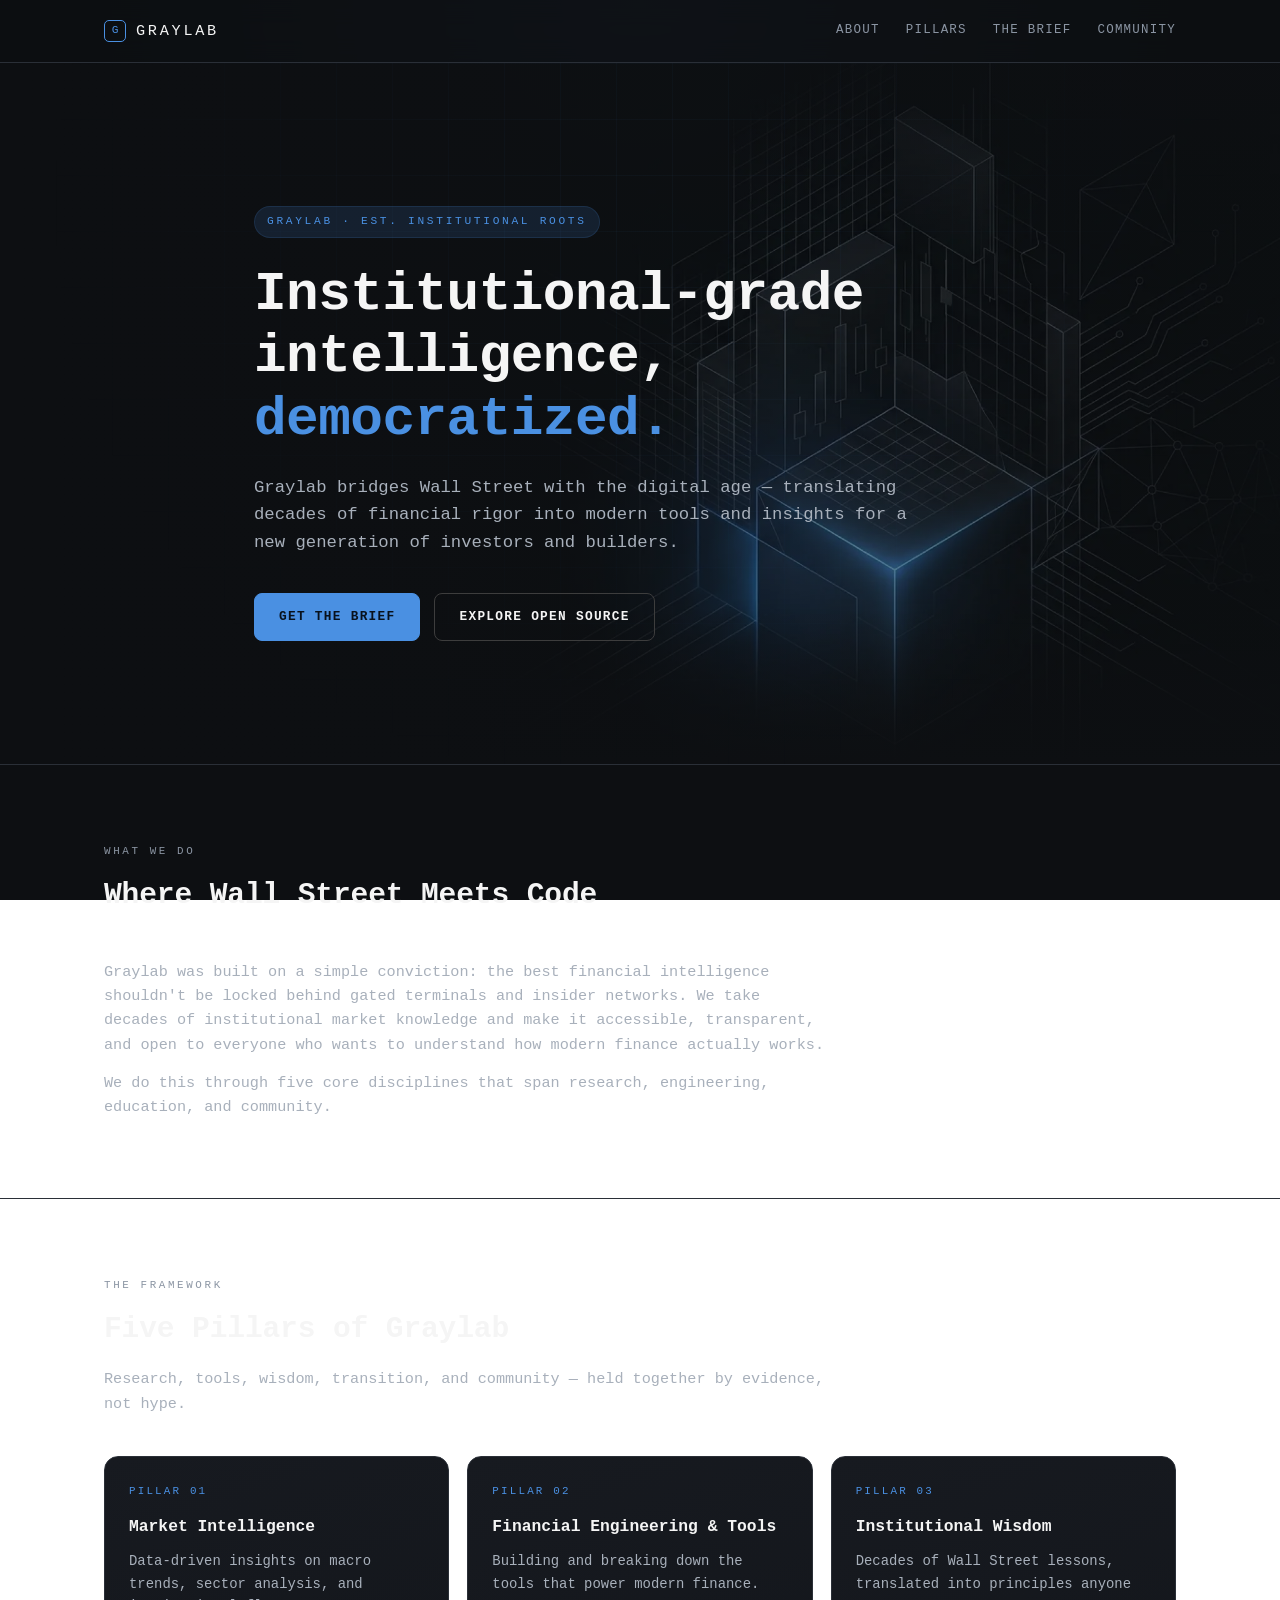
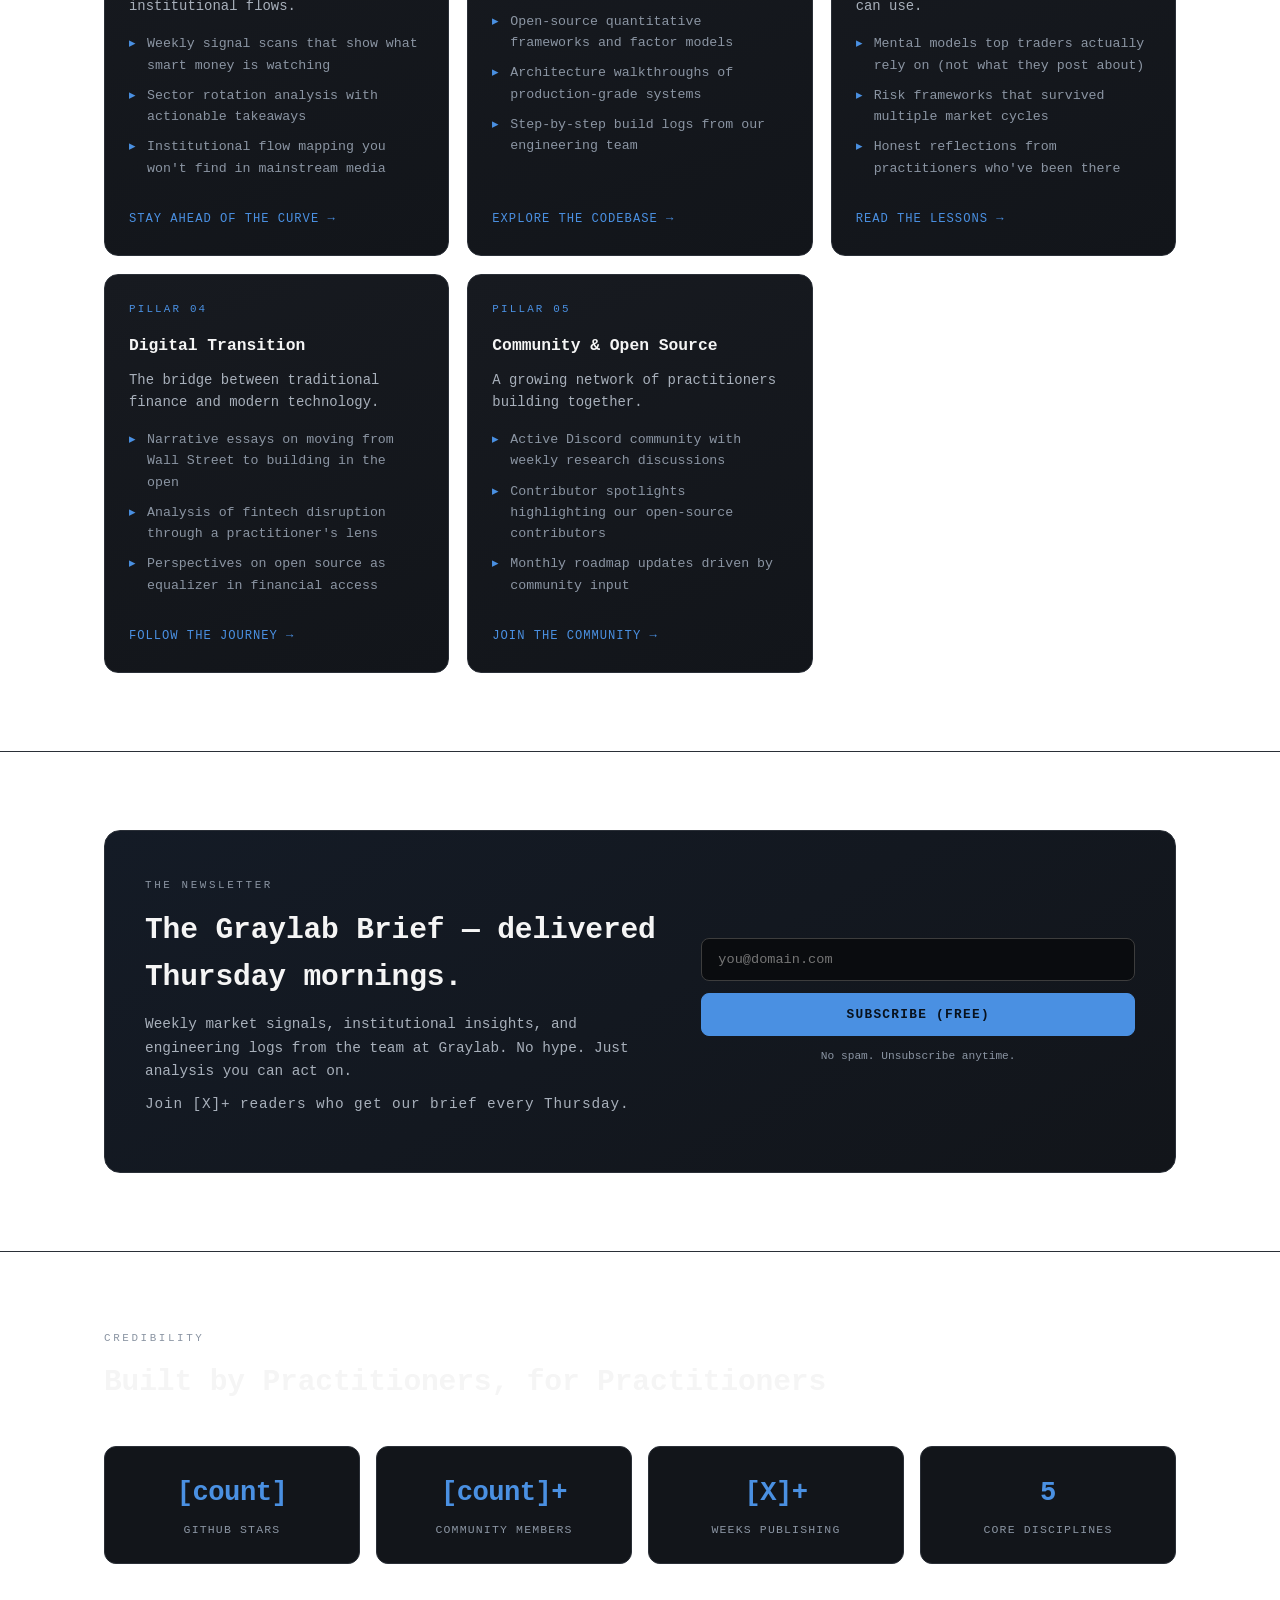
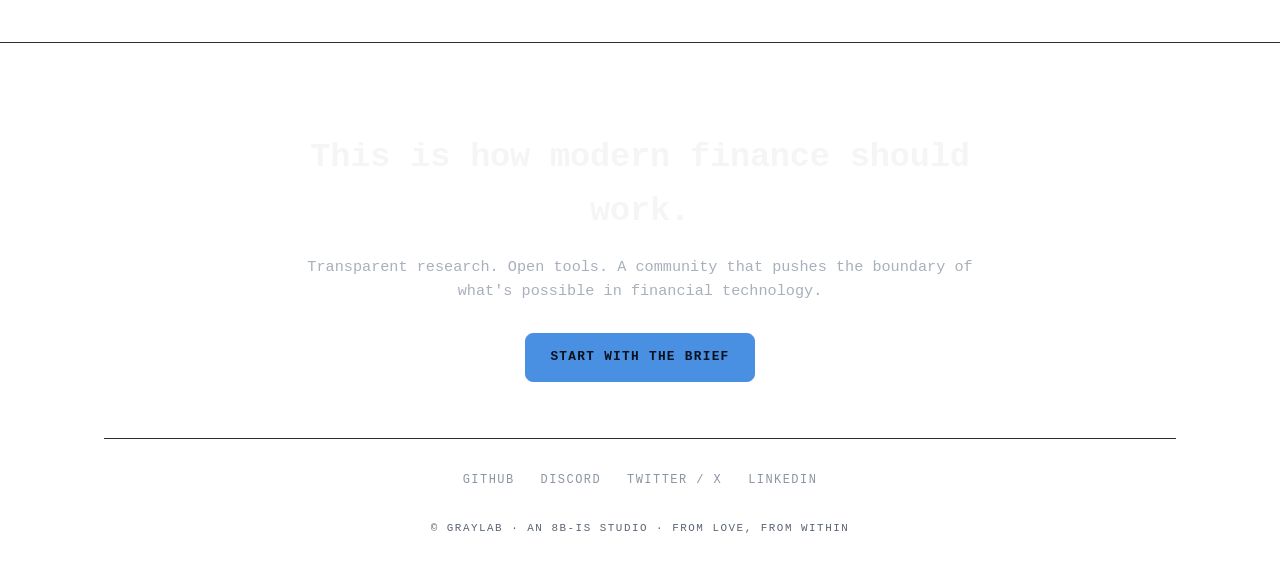
<file: graylab/index.html>
<!DOCTYPE html>
<html lang="en">
<head>
<meta charset="utf-8" />
<meta name="viewport" content="width=device-width, initial-scale=1" />
<title>Graylab · Institutional-grade intelligence, democratized</title>
<meta name="description" content="Graylab bridges Wall Street with the digital age — translating decades of financial rigor into modern tools and insights for a new generation of investors and builders." />
<meta property="og:title" content="Graylab · Institutional-grade intelligence, democratized" />
<meta property="og:description" content="Transparent research. Open tools. A community pushing the boundary of financial technology." />
<meta property="og:type" content="website" />
<style>
  :root {
    --bg: #0d0f12;
    --bg-alt: #12151a;
    --panel: #171a20;
    --border: #2a2f37;
    --border-bright: #3d3d3d;
    --gray-light: #f5f5f5;
    --gray-mid: #a8b0bb;
    --gray-dark: #3d3d3d;
    --accent: #4a90e2;
    --accent-dim: rgba(74, 144, 226, 0.14);
    --text: #e8ebf0;
    --muted: #8b95a3;
    --mono: ui-monospace, "SF Mono", Menlo, Monaco, Consolas, "Liberation Mono", monospace;
  }
  * { box-sizing: border-box; }
  html { scroll-behavior: smooth; }
  body {
    margin: 0;
    background: radial-gradient(circle at 50% 0%, #182231 0%, var(--bg) 52%) fixed;
    color: var(--text);
    font-family: var(--mono);
    line-height: 1.6;
    -webkit-font-smoothing: antialiased;
  }
  a { color: var(--accent); text-decoration: none; }
  a:hover { text-decoration: underline; }

  .wrap { max-width: 1120px; margin: 0 auto; padding: 0 24px; }

  /* ---------- Nav ---------- */
  nav {
    position: sticky;
    top: 0;
    z-index: 20;
    backdrop-filter: blur(12px);
    background: rgba(13, 15, 18, 0.82);
    border-bottom: 1px solid var(--border);
  }
  nav .wrap {
    display: flex;
    align-items: center;
    justify-content: space-between;
    height: 62px;
  }
  .brand {
    display: flex;
    align-items: center;
    gap: 10px;
    font-size: 0.95rem;
    letter-spacing: 0.18em;
    text-transform: uppercase;
    color: var(--gray-light);
  }
  .brand-mark {
    width: 22px;
    height: 22px;
    border: 1.5px solid var(--accent);
    border-radius: 5px;
    display: grid;
    place-items: center;
    font-size: 0.7rem;
    color: var(--accent);
    letter-spacing: 0;
  }
  .nav-links { display: flex; gap: 26px; font-size: 0.78rem; letter-spacing: 0.1em; text-transform: uppercase; }
  .nav-links a { color: var(--muted); }
  .nav-links a:hover { color: var(--gray-light); text-decoration: none; }
  @media (max-width: 720px) { .nav-links { display: none; } }

  /* ---------- Hero ---------- */
  header.hero {
    padding: 116px 0 96px;
    border-bottom: 1px solid var(--border);
    position: relative;
    overflow: hidden;
    min-height: 78vh;
    display: flex;
    align-items: center;
  }
  .hero-media {
    position: absolute;
    inset: 0;
    z-index: 0;
    pointer-events: none;
  }
  .hero-media img {
    width: 100%;
    height: 100%;
    object-fit: cover;
    object-position: 72% 50%;
    opacity: 0.9;
  }
  .hero-media::after {
    content: "";
    position: absolute;
    inset: 0;
    background:
      linear-gradient(90deg, var(--bg) 0%, rgba(13, 15, 18, 0.94) 34%, rgba(13, 15, 18, 0.35) 62%, rgba(13, 15, 18, 0.55) 100%),
      linear-gradient(180deg, rgba(13, 15, 18, 0.55) 0%, transparent 24%, transparent 78%, var(--bg) 100%);
  }
  header.hero::after {
    content: "";
    position: absolute;
    inset: 0;
    z-index: 0;
    background-image:
      linear-gradient(rgba(74, 144, 226, 0.045) 1px, transparent 1px),
      linear-gradient(90deg, rgba(74, 144, 226, 0.045) 1px, transparent 1px);
    background-size: 56px 56px;
    mask-image: radial-gradient(circle at 50% 20%, black, transparent 72%);
    -webkit-mask-image: radial-gradient(circle at 50% 20%, black, transparent 72%);
    pointer-events: none;
  }
  .hero-inner { position: relative; z-index: 1; max-width: 820px; }
  @media (max-width: 720px) {
    header.hero { min-height: 0; padding: 78px 0 66px; }
    .hero-media img { object-position: 62% 50%; opacity: 0.55; }
    .hero-media::after {
      background:
        linear-gradient(180deg, rgba(13, 15, 18, 0.7) 0%, rgba(13, 15, 18, 0.9) 55%, var(--bg) 100%);
    }
  }
  .eyebrow {
    display: inline-block;
    font-size: 0.7rem;
    letter-spacing: 0.24em;
    text-transform: uppercase;
    color: var(--accent);
    border: 1px solid var(--accent-dim);
    background: var(--accent-dim);
    padding: 6px 12px;
    border-radius: 999px;
    margin-bottom: 26px;
  }
  h1 {
    margin: 0 0 22px;
    font-size: clamp(2rem, 5.2vw, 3.4rem);
    line-height: 1.15;
    letter-spacing: -0.01em;
    font-weight: 600;
    color: var(--gray-light);
  }
  h1 .accent { color: var(--accent); }
  .lede {
    font-size: clamp(0.95rem, 1.9vw, 1.08rem);
    color: var(--gray-mid);
    max-width: 660px;
    margin: 0 0 36px;
  }
  .cta-row { display: flex; flex-wrap: wrap; gap: 14px; }
  .btn {
    display: inline-block;
    font-family: inherit;
    font-size: 0.8rem;
    letter-spacing: 0.1em;
    text-transform: uppercase;
    padding: 13px 24px;
    border-radius: 8px;
    border: 1px solid var(--accent);
    background: var(--accent);
    color: #08111c;
    font-weight: 600;
    transition: transform 0.14s ease, box-shadow 0.14s ease, background 0.14s ease;
  }
  .btn:hover { transform: translateY(-2px); box-shadow: 0 6px 22px rgba(74, 144, 226, 0.32); text-decoration: none; }
  .btn.ghost {
    background: transparent;
    color: var(--gray-light);
    border-color: var(--border-bright);
  }
  .btn.ghost:hover { border-color: var(--accent); color: var(--accent); box-shadow: none; }

  /* ---------- Sections ---------- */
  section { padding: 78px 0; border-bottom: 1px solid var(--border); }
  .section-head { margin-bottom: 40px; }
  .kicker {
    font-size: 0.68rem;
    letter-spacing: 0.24em;
    text-transform: uppercase;
    color: var(--muted);
    margin-bottom: 12px;
  }
  h2 {
    margin: 0 0 14px;
    font-size: clamp(1.35rem, 3vw, 1.85rem);
    color: var(--gray-light);
    font-weight: 600;
    letter-spacing: -0.005em;
  }
  .section-lede { color: var(--gray-mid); max-width: 720px; margin: 0; font-size: 0.95rem; }
  .section-lede + .section-lede { margin-top: 14px; }

  /* ---------- Pillars ---------- */
  .pillars {
    display: grid;
    grid-template-columns: repeat(auto-fit, minmax(300px, 1fr));
    gap: 18px;
  }
  .pillar {
    background: linear-gradient(160deg, var(--panel), var(--bg-alt));
    border: 1px solid var(--border);
    border-radius: 14px;
    padding: 26px 24px;
    display: flex;
    flex-direction: column;
    transition: border-color 0.16s ease, transform 0.16s ease;
  }
  .pillar:hover { border-color: var(--accent); transform: translateY(-3px); }
  .pillar-num {
    font-size: 0.68rem;
    letter-spacing: 0.2em;
    color: var(--accent);
    margin-bottom: 14px;
  }
  .pillar h3 {
    margin: 0 0 10px;
    font-size: 1.02rem;
    color: var(--gray-light);
    font-weight: 600;
  }
  .pillar p { margin: 0 0 16px; font-size: 0.87rem; color: var(--gray-mid); }
  .pillar ul {
    margin: 0 0 22px;
    padding: 0;
    list-style: none;
    font-size: 0.83rem;
    color: var(--muted);
  }
  .pillar li { position: relative; padding-left: 18px; margin-bottom: 9px; }
  .pillar li::before {
    content: "▸";
    position: absolute;
    left: 0;
    color: var(--accent);
  }
  .pillar .pillar-cta {
    margin-top: auto;
    font-size: 0.76rem;
    letter-spacing: 0.08em;
    text-transform: uppercase;
    color: var(--accent);
  }

  /* ---------- Newsletter ---------- */
  .brief {
    background: linear-gradient(150deg, #141b26, var(--bg-alt));
    border: 1px solid var(--border);
    border-radius: 16px;
    padding: 46px 40px;
    display: grid;
    grid-template-columns: 1.2fr 1fr;
    gap: 36px;
    align-items: center;
  }
  @media (max-width: 780px) {
    .brief { grid-template-columns: 1fr; padding: 34px 26px; }
  }
  .brief h2 { margin-bottom: 12px; }
  .brief p { color: var(--gray-mid); font-size: 0.9rem; margin: 0 0 10px; }
  .trust-line { font-size: 0.74rem; color: var(--muted); letter-spacing: 0.06em; }
  .subscribe-form { display: flex; flex-direction: column; gap: 12px; }
  .subscribe-form input {
    font-family: inherit;
    font-size: 0.85rem;
    padding: 13px 16px;
    border-radius: 8px;
    border: 1px solid var(--border-bright);
    background: #0a0c0f;
    color: var(--text);
    outline: none;
  }
  .subscribe-form input:focus { border-color: var(--accent); }
  .subscribe-form button { cursor: pointer; }
  .subscribe-form .note { font-size: 0.7rem; color: var(--muted); text-align: center; }

  /* ---------- Social proof ---------- */
  .proof-grid {
    display: grid;
    grid-template-columns: repeat(auto-fit, minmax(200px, 1fr));
    gap: 16px;
  }
  .proof {
    border: 1px solid var(--border);
    border-radius: 12px;
    padding: 24px 20px;
    background: var(--bg-alt);
    text-align: center;
  }
  .proof .num {
    font-size: 1.7rem;
    color: var(--accent);
    font-weight: 600;
    letter-spacing: -0.02em;
  }
  .proof .label {
    font-size: 0.72rem;
    letter-spacing: 0.1em;
    text-transform: uppercase;
    color: var(--muted);
    margin-top: 6px;
  }

  /* ---------- Final CTA / footer ---------- */
  footer { padding: 88px 0 48px; }
  .final-cta { text-align: center; max-width: 720px; margin: 0 auto 56px; }
  .final-cta h2 { font-size: clamp(1.5rem, 3.6vw, 2.1rem); margin-bottom: 16px; }
  .final-cta p { color: var(--gray-mid); margin: 0 0 30px; font-size: 0.95rem; }
  .footer-links {
    display: flex;
    flex-wrap: wrap;
    justify-content: center;
    gap: 26px;
    font-size: 0.75rem;
    letter-spacing: 0.12em;
    text-transform: uppercase;
    padding-top: 32px;
    border-top: 1px solid var(--border);
  }
  .footer-links a { color: var(--muted); }
  .footer-links a:hover { color: var(--gray-light); text-decoration: none; }
  .copyright {
    text-align: center;
    margin-top: 30px;
    font-size: 0.68rem;
    letter-spacing: 0.14em;
    color: #5a6472;
    text-transform: uppercase;
  }
</style>
</head>
<body>

<nav>
  <div class="wrap">
    <div class="brand"><span class="brand-mark">G</span> Graylab</div>
    <div class="nav-links">
      <a href="#about">About</a>
      <a href="#pillars">Pillars</a>
      <a href="#brief">The Brief</a>
      <a href="#community">Community</a>
    </div>
  </div>
</nav>

<header class="hero">
  <picture class="hero-media">
    <source srcset="assets/hero.webp" type="image/webp" />
    <img src="assets/hero.png" alt="Abstract dark monolith of market data dissolving into circuitry — the Graylab bridge between institutional finance and code" fetchpriority="high" />
  </picture>
  <div class="wrap hero-inner">
    <span class="eyebrow">Graylab · Est. Institutional Roots</span>
    <h1>Institutional-grade intelligence, <span class="accent">democratized.</span></h1>
    <p class="lede">
      Graylab bridges Wall Street with the digital age — translating decades of financial
      rigor into modern tools and insights for a new generation of investors and builders.
    </p>
    <div class="cta-row">
      <a class="btn" href="#brief">Get the Brief</a>
      <a class="btn ghost" href="https://github.com/8b-is" target="_blank" rel="noopener">Explore Open Source</a>
    </div>
  </div>
</header>

<main>

  <section id="about">
    <div class="wrap">
      <div class="section-head">
        <div class="kicker">What We Do</div>
        <h2>Where Wall Street Meets Code</h2>
      </div>
      <p class="section-lede">
        Graylab was built on a simple conviction: the best financial intelligence shouldn't be
        locked behind gated terminals and insider networks. We take decades of institutional
        market knowledge and make it accessible, transparent, and open to everyone who wants to
        understand how modern finance actually works.
      </p>
      <p class="section-lede">
        We do this through five core disciplines that span research, engineering, education, and community.
      </p>
    </div>
  </section>

  <section id="pillars">
    <div class="wrap">
      <div class="section-head">
        <div class="kicker">The Framework</div>
        <h2>Five Pillars of Graylab</h2>
        <p class="section-lede">Research, tools, wisdom, transition, and community — held together by evidence, not hype.</p>
      </div>

      <div class="pillars">

        <article class="pillar">
          <div class="pillar-num">PILLAR 01</div>
          <h3>Market Intelligence</h3>
          <p>Data-driven insights on macro trends, sector analysis, and institutional flows.</p>
          <ul>
            <li>Weekly signal scans that show what smart money is watching</li>
            <li>Sector rotation analysis with actionable takeaways</li>
            <li>Institutional flow mapping you won't find in mainstream media</li>
          </ul>
          <a class="pillar-cta" href="#brief">Stay ahead of the curve →</a>
        </article>

        <article class="pillar">
          <div class="pillar-num">PILLAR 02</div>
          <h3>Financial Engineering &amp; Tools</h3>
          <p>Building and breaking down the tools that power modern finance.</p>
          <ul>
            <li>Open-source quantitative frameworks and factor models</li>
            <li>Architecture walkthroughs of production-grade systems</li>
            <li>Step-by-step build logs from our engineering team</li>
          </ul>
          <a class="pillar-cta" href="https://github.com/8b-is" target="_blank" rel="noopener">Explore the codebase →</a>
        </article>

        <article class="pillar">
          <div class="pillar-num">PILLAR 03</div>
          <h3>Institutional Wisdom</h3>
          <p>Decades of Wall Street lessons, translated into principles anyone can use.</p>
          <ul>
            <li>Mental models top traders actually rely on (not what they post about)</li>
            <li>Risk frameworks that survived multiple market cycles</li>
            <li>Honest reflections from practitioners who've been there</li>
          </ul>
          <a class="pillar-cta" href="#brief">Read the lessons →</a>
        </article>

        <article class="pillar">
          <div class="pillar-num">PILLAR 04</div>
          <h3>Digital Transition</h3>
          <p>The bridge between traditional finance and modern technology.</p>
          <ul>
            <li>Narrative essays on moving from Wall Street to building in the open</li>
            <li>Analysis of fintech disruption through a practitioner's lens</li>
            <li>Perspectives on open source as equalizer in financial access</li>
          </ul>
          <a class="pillar-cta" href="#brief">Follow the journey →</a>
        </article>

        <article class="pillar">
          <div class="pillar-num">PILLAR 05</div>
          <h3>Community &amp; Open Source</h3>
          <p>A growing network of practitioners building together.</p>
          <ul>
            <li>Active Discord community with weekly research discussions</li>
            <li>Contributor spotlights highlighting our open-source contributors</li>
            <li>Monthly roadmap updates driven by community input</li>
          </ul>
          <a class="pillar-cta" href="#community">Join the community →</a>
        </article>

      </div>
    </div>
  </section>

  <section id="brief">
    <div class="wrap">
      <div class="brief">
        <div>
          <div class="kicker">The Newsletter</div>
          <h2>The Graylab Brief — delivered Thursday mornings.</h2>
          <p>Weekly market signals, institutional insights, and engineering logs from the team at Graylab. No hype. Just analysis you can act on.</p>
          <p class="trust-line">Join [X]+ readers who get our brief every Thursday.</p>
        </div>
        <form class="subscribe-form" onsubmit="event.preventDefault(); this.querySelector('button').textContent='Subscribed ✓'; this.querySelector('button').disabled=true;">
          <input type="email" placeholder="you@domain.com" aria-label="Email address" required />
          <button class="btn" type="submit">Subscribe (Free)</button>
          <div class="note">No spam. Unsubscribe anytime.</div>
        </form>
      </div>
    </div>
  </section>

  <section id="community">
    <div class="wrap">
      <div class="section-head">
        <div class="kicker">Credibility</div>
        <h2>Built by Practitioners, for Practitioners</h2>
      </div>
      <div class="proof-grid">
        <div class="proof"><div class="num">[count]</div><div class="label">GitHub Stars</div></div>
        <div class="proof"><div class="num">[count]+</div><div class="label">Community Members</div></div>
        <div class="proof"><div class="num">[X]+</div><div class="label">Weeks Publishing</div></div>
        <div class="proof"><div class="num">5</div><div class="label">Core Disciplines</div></div>
      </div>
    </div>
  </section>

</main>

<footer>
  <div class="wrap">
    <div class="final-cta">
      <h2>This is how modern finance should work.</h2>
      <p>Transparent research. Open tools. A community that pushes the boundary of what's possible in financial technology.</p>
      <a class="btn" href="#brief">Start with the Brief</a>
    </div>
    <div class="footer-links">
      <a href="https://github.com/8b-is" target="_blank" rel="noopener">GitHub</a>
      <a href="#community">Discord</a>
      <a href="https://twitter.com" target="_blank" rel="noopener">Twitter / X</a>
      <a href="https://linkedin.com" target="_blank" rel="noopener">LinkedIn</a>
    </div>
    <div class="copyright">© Graylab · An 8b-is Studio · From Love, From Within</div>
  </div>
</footer>

</body>
</html>
</file>
